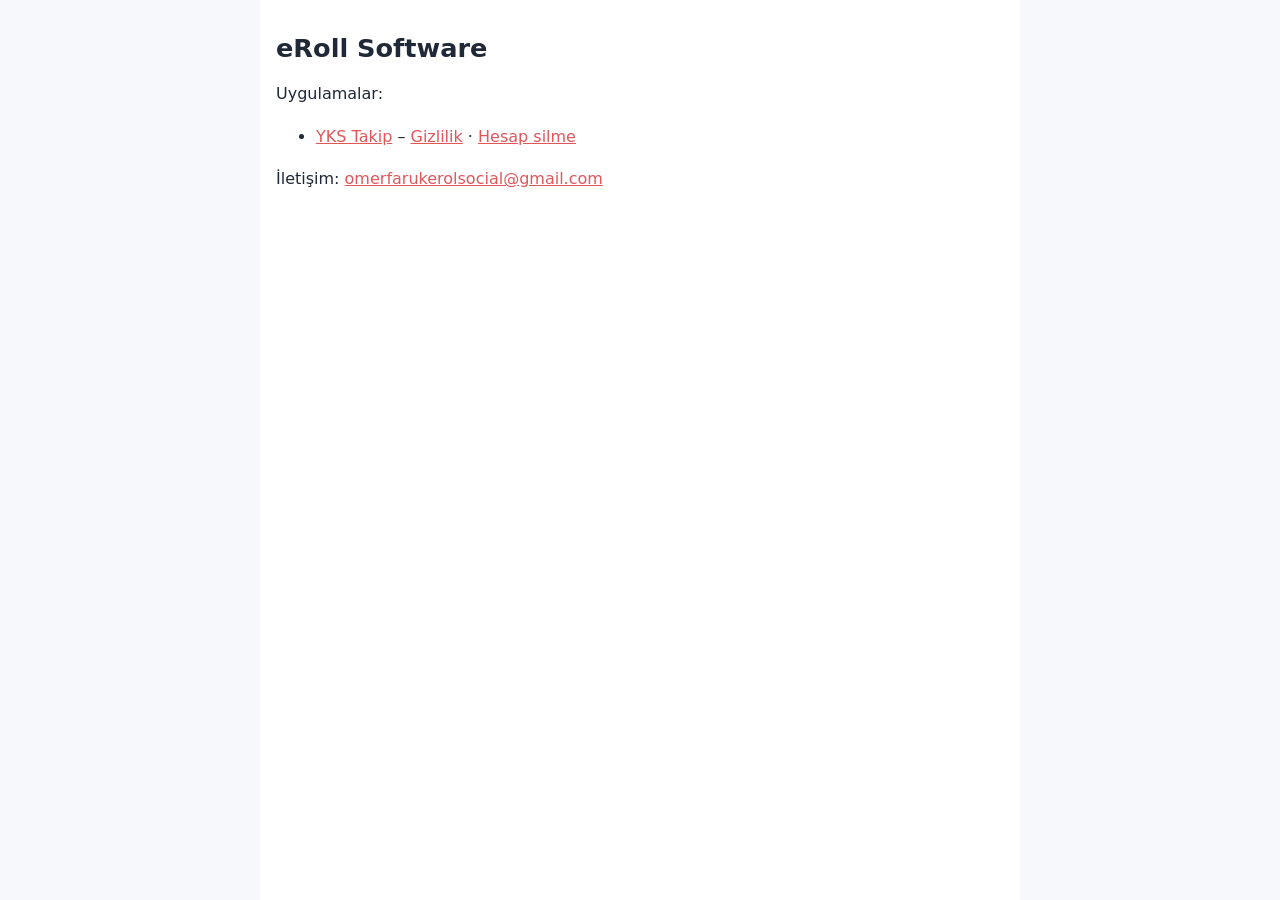
<file: index.html>
<!doctype html>
<html lang="tr">
<head>
<meta charset="utf-8">
<meta name="viewport" content="width=device-width, initial-scale=1">
<title>eRoll Software</title>
<link rel="stylesheet" href="yks-takip/stil.css">
</head>
<body>
<main>
<h1>eRoll Software</h1>
<p>Uygulamalar:</p>
<ul>
  <li><a href="yks-takip/">YKS Takip</a> – <a href="yks-takip/gizlilik.html">Gizlilik</a> · <a href="yks-takip/hesap-silme.html">Hesap silme</a></li>
</ul>
<p>İletişim: <a href="mailto:omerfarukerolsocial@gmail.com">omerfarukerolsocial@gmail.com</a></p>
</main>
</body>
</html>
</file>
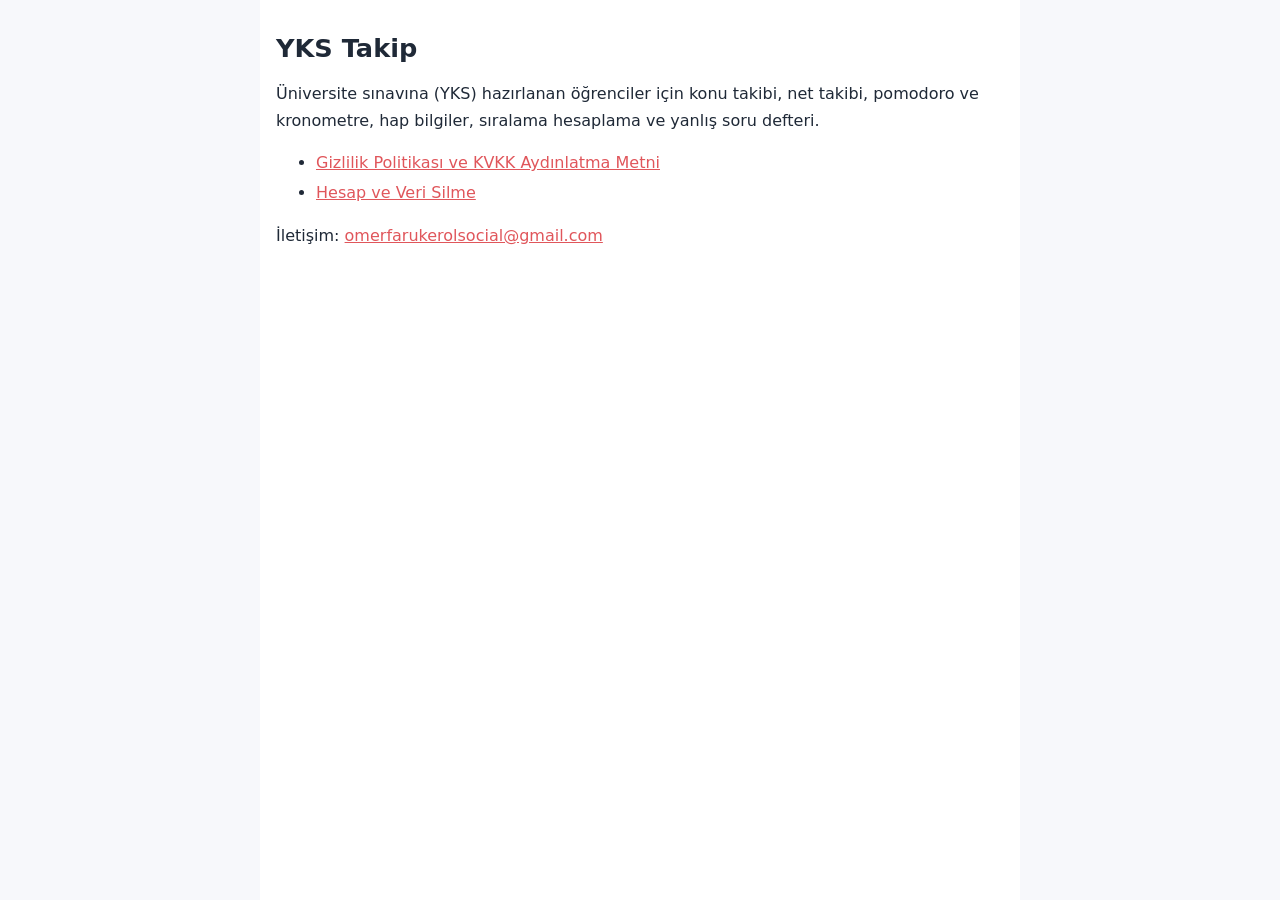
<file: yks-takip/index.html>
<!doctype html>
<html lang="tr">
<head>
<meta charset="utf-8">
<meta name="viewport" content="width=device-width, initial-scale=1">
<title>YKS Takip</title>
<link rel="stylesheet" href="stil.css">
</head>
<body>
<main>
<h1>YKS Takip</h1>
<p>Üniversite sınavına (YKS) hazırlanan öğrenciler için konu takibi, net takibi, pomodoro ve kronometre, hap bilgiler, sıralama hesaplama ve yanlış soru defteri.</p>
<ul>
  <li><a href="gizlilik.html">Gizlilik Politikası ve KVKK Aydınlatma Metni</a></li>
  <li><a href="hesap-silme.html">Hesap ve Veri Silme</a></li>
</ul>
<p>İletişim: <a href="mailto:omerfarukerolsocial@gmail.com">omerfarukerolsocial@gmail.com</a></p>
</main>
</body>
</html>
</file>
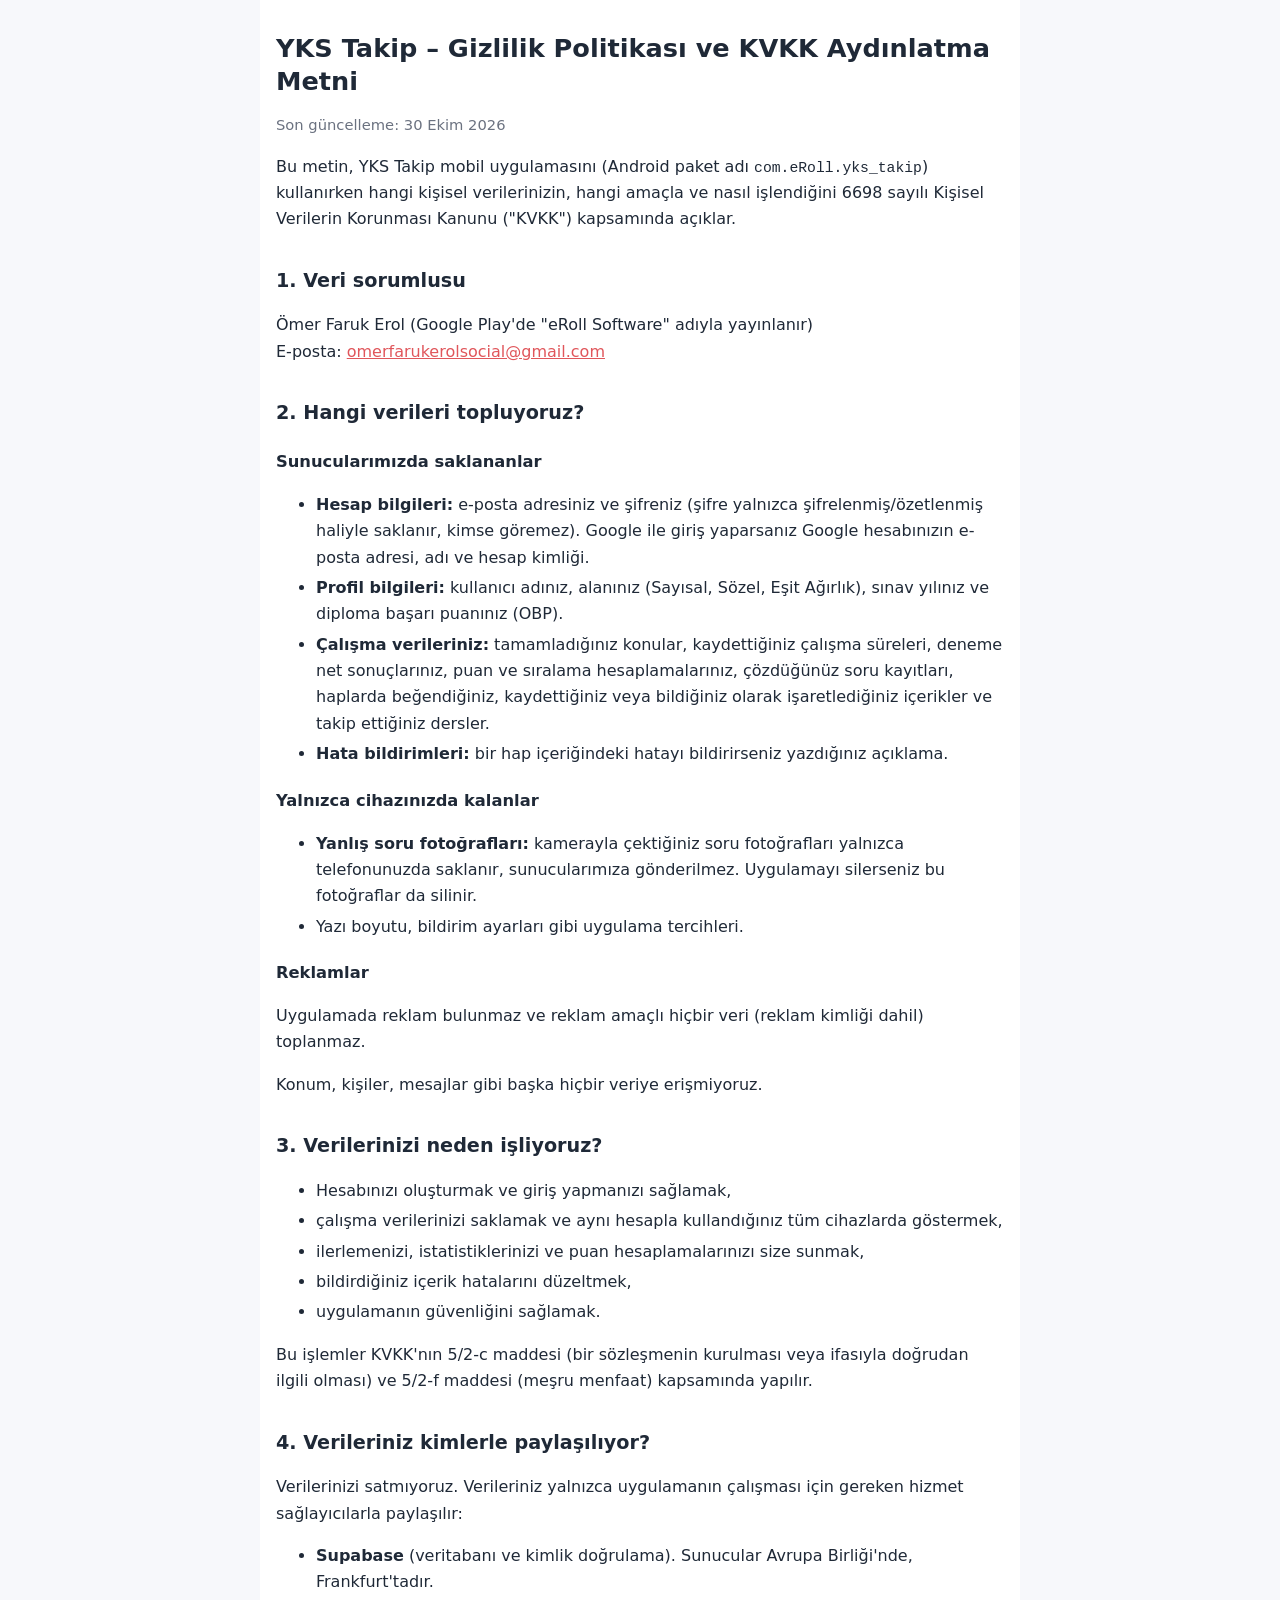
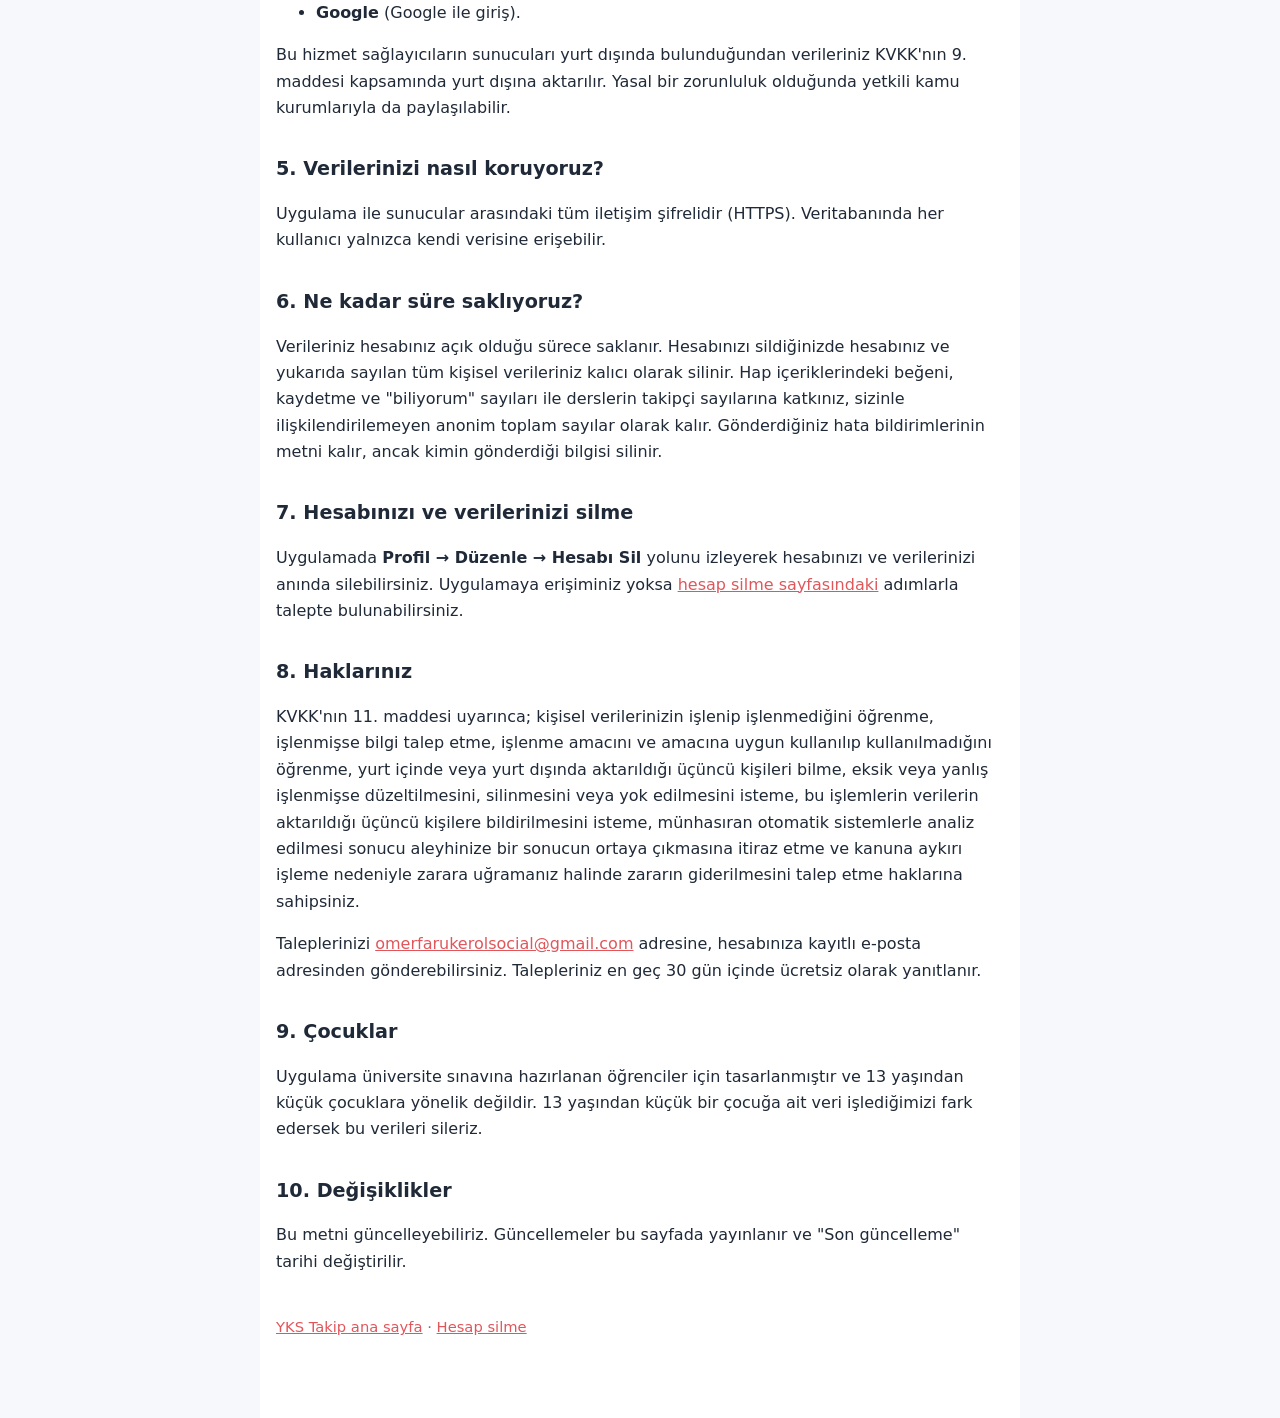
<file: yks-takip/gizlilik.html>
<!doctype html>
<html lang="tr">
<head>
<meta charset="utf-8">
<meta name="viewport" content="width=device-width, initial-scale=1">
<title>YKS Takip – Gizlilik Politikası ve KVKK Aydınlatma Metni</title>
<link rel="stylesheet" href="stil.css">
</head>
<body>
<main>
<h1>YKS Takip – Gizlilik Politikası ve KVKK Aydınlatma Metni</h1>
<p class="tarih">Son güncelleme: 30 Ekim 2026</p>

<p>Bu metin, YKS Takip mobil uygulamasını (Android paket adı <code>com.eRoll.yks_takip</code>) kullanırken hangi kişisel verilerinizin, hangi amaçla ve nasıl işlendiğini 6698 sayılı Kişisel Verilerin Korunması Kanunu ("KVKK") kapsamında açıklar.</p>

<h2>1. Veri sorumlusu</h2>
<p>Ömer Faruk Erol (Google Play'de "eRoll Software" adıyla yayınlanır)<br>
E-posta: <a href="mailto:omerfarukerolsocial@gmail.com">omerfarukerolsocial@gmail.com</a></p>

<h2>2. Hangi verileri topluyoruz?</h2>
<h3>Sunucularımızda saklananlar</h3>
<ul>
  <li><strong>Hesap bilgileri:</strong> e-posta adresiniz ve şifreniz (şifre yalnızca şifrelenmiş/özetlenmiş haliyle saklanır, kimse göremez). Google ile giriş yaparsanız Google hesabınızın e-posta adresi, adı ve hesap kimliği.</li>
  <li><strong>Profil bilgileri:</strong> kullanıcı adınız, alanınız (Sayısal, Sözel, Eşit Ağırlık), sınav yılınız ve diploma başarı puanınız (OBP).</li>
  <li><strong>Çalışma verileriniz:</strong> tamamladığınız konular, kaydettiğiniz çalışma süreleri, deneme net sonuçlarınız, puan ve sıralama hesaplamalarınız, çözdüğünüz soru kayıtları, haplarda beğendiğiniz, kaydettiğiniz veya bildiğiniz olarak işaretlediğiniz içerikler ve takip ettiğiniz dersler.</li>
  <li><strong>Hata bildirimleri:</strong> bir hap içeriğindeki hatayı bildirirseniz yazdığınız açıklama.</li>
</ul>
<h3>Yalnızca cihazınızda kalanlar</h3>
<ul>
  <li><strong>Yanlış soru fotoğrafları:</strong> kamerayla çektiğiniz soru fotoğrafları yalnızca telefonunuzda saklanır, sunucularımıza gönderilmez. Uygulamayı silerseniz bu fotoğraflar da silinir.</li>
  <li>Yazı boyutu, bildirim ayarları gibi uygulama tercihleri.</li>
</ul>
<h3>Reklamlar</h3>
<p>Uygulamada reklam bulunmaz ve reklam amaçlı hiçbir veri (reklam kimliği dahil) toplanmaz.</p>

<p>Konum, kişiler, mesajlar gibi başka hiçbir veriye erişmiyoruz.</p>

<h2>3. Verilerinizi neden işliyoruz?</h2>
<ul>
  <li>Hesabınızı oluşturmak ve giriş yapmanızı sağlamak,</li>
  <li>çalışma verilerinizi saklamak ve aynı hesapla kullandığınız tüm cihazlarda göstermek,</li>
  <li>ilerlemenizi, istatistiklerinizi ve puan hesaplamalarınızı size sunmak,</li>
  <li>bildirdiğiniz içerik hatalarını düzeltmek,</li>
  <li>uygulamanın güvenliğini sağlamak.</li>
</ul>
<p>Bu işlemler KVKK'nın 5/2-c maddesi (bir sözleşmenin kurulması veya ifasıyla doğrudan ilgili olması) ve 5/2-f maddesi (meşru menfaat) kapsamında yapılır.</p>

<h2>4. Verileriniz kimlerle paylaşılıyor?</h2>
<p>Verilerinizi satmıyoruz. Verileriniz yalnızca uygulamanın çalışması için gereken hizmet sağlayıcılarla paylaşılır:</p>
<ul>
  <li><strong>Supabase</strong> (veritabanı ve kimlik doğrulama). Sunucular Avrupa Birliği'nde, Frankfurt'tadır.</li>
  <li><strong>Google</strong> (Google ile giriş).</li>
</ul>
<p>Bu hizmet sağlayıcıların sunucuları yurt dışında bulunduğundan verileriniz KVKK'nın 9. maddesi kapsamında yurt dışına aktarılır. Yasal bir zorunluluk olduğunda yetkili kamu kurumlarıyla da paylaşılabilir.</p>

<h2>5. Verilerinizi nasıl koruyoruz?</h2>
<p>Uygulama ile sunucular arasındaki tüm iletişim şifrelidir (HTTPS). Veritabanında her kullanıcı yalnızca kendi verisine erişebilir.</p>

<h2>6. Ne kadar süre saklıyoruz?</h2>
<p>Verileriniz hesabınız açık olduğu sürece saklanır. Hesabınızı sildiğinizde hesabınız ve yukarıda sayılan tüm kişisel verileriniz kalıcı olarak silinir. Hap içeriklerindeki beğeni, kaydetme ve "biliyorum" sayıları ile derslerin takipçi sayılarına katkınız, sizinle ilişkilendirilemeyen anonim toplam sayılar olarak kalır. Gönderdiğiniz hata bildirimlerinin metni kalır, ancak kimin gönderdiği bilgisi silinir.</p>

<h2>7. Hesabınızı ve verilerinizi silme</h2>
<p>Uygulamada <strong>Profil → Düzenle → Hesabı Sil</strong> yolunu izleyerek hesabınızı ve verilerinizi anında silebilirsiniz. Uygulamaya erişiminiz yoksa <a href="hesap-silme.html">hesap silme sayfasındaki</a> adımlarla talepte bulunabilirsiniz.</p>

<h2>8. Haklarınız</h2>
<p>KVKK'nın 11. maddesi uyarınca; kişisel verilerinizin işlenip işlenmediğini öğrenme, işlenmişse bilgi talep etme, işlenme amacını ve amacına uygun kullanılıp kullanılmadığını öğrenme, yurt içinde veya yurt dışında aktarıldığı üçüncü kişileri bilme, eksik veya yanlış işlenmişse düzeltilmesini, silinmesini veya yok edilmesini isteme, bu işlemlerin verilerin aktarıldığı üçüncü kişilere bildirilmesini isteme, münhasıran otomatik sistemlerle analiz edilmesi sonucu aleyhinize bir sonucun ortaya çıkmasına itiraz etme ve kanuna aykırı işleme nedeniyle zarara uğramanız halinde zararın giderilmesini talep etme haklarına sahipsiniz.</p>
<p>Taleplerinizi <a href="mailto:omerfarukerolsocial@gmail.com">omerfarukerolsocial@gmail.com</a> adresine, hesabınıza kayıtlı e-posta adresinden gönderebilirsiniz. Talepleriniz en geç 30 gün içinde ücretsiz olarak yanıtlanır.</p>

<h2>9. Çocuklar</h2>
<p>Uygulama üniversite sınavına hazırlanan öğrenciler için tasarlanmıştır ve 13 yaşından küçük çocuklara yönelik değildir. 13 yaşından küçük bir çocuğa ait veri işlediğimizi fark edersek bu verileri sileriz.</p>

<h2>10. Değişiklikler</h2>
<p>Bu metni güncelleyebiliriz. Güncellemeler bu sayfada yayınlanır ve "Son güncelleme" tarihi değiştirilir.</p>

<p class="alt"><a href="index.html">YKS Takip ana sayfa</a> · <a href="hesap-silme.html">Hesap silme</a></p>
</main>
</body>
</html>
</file>
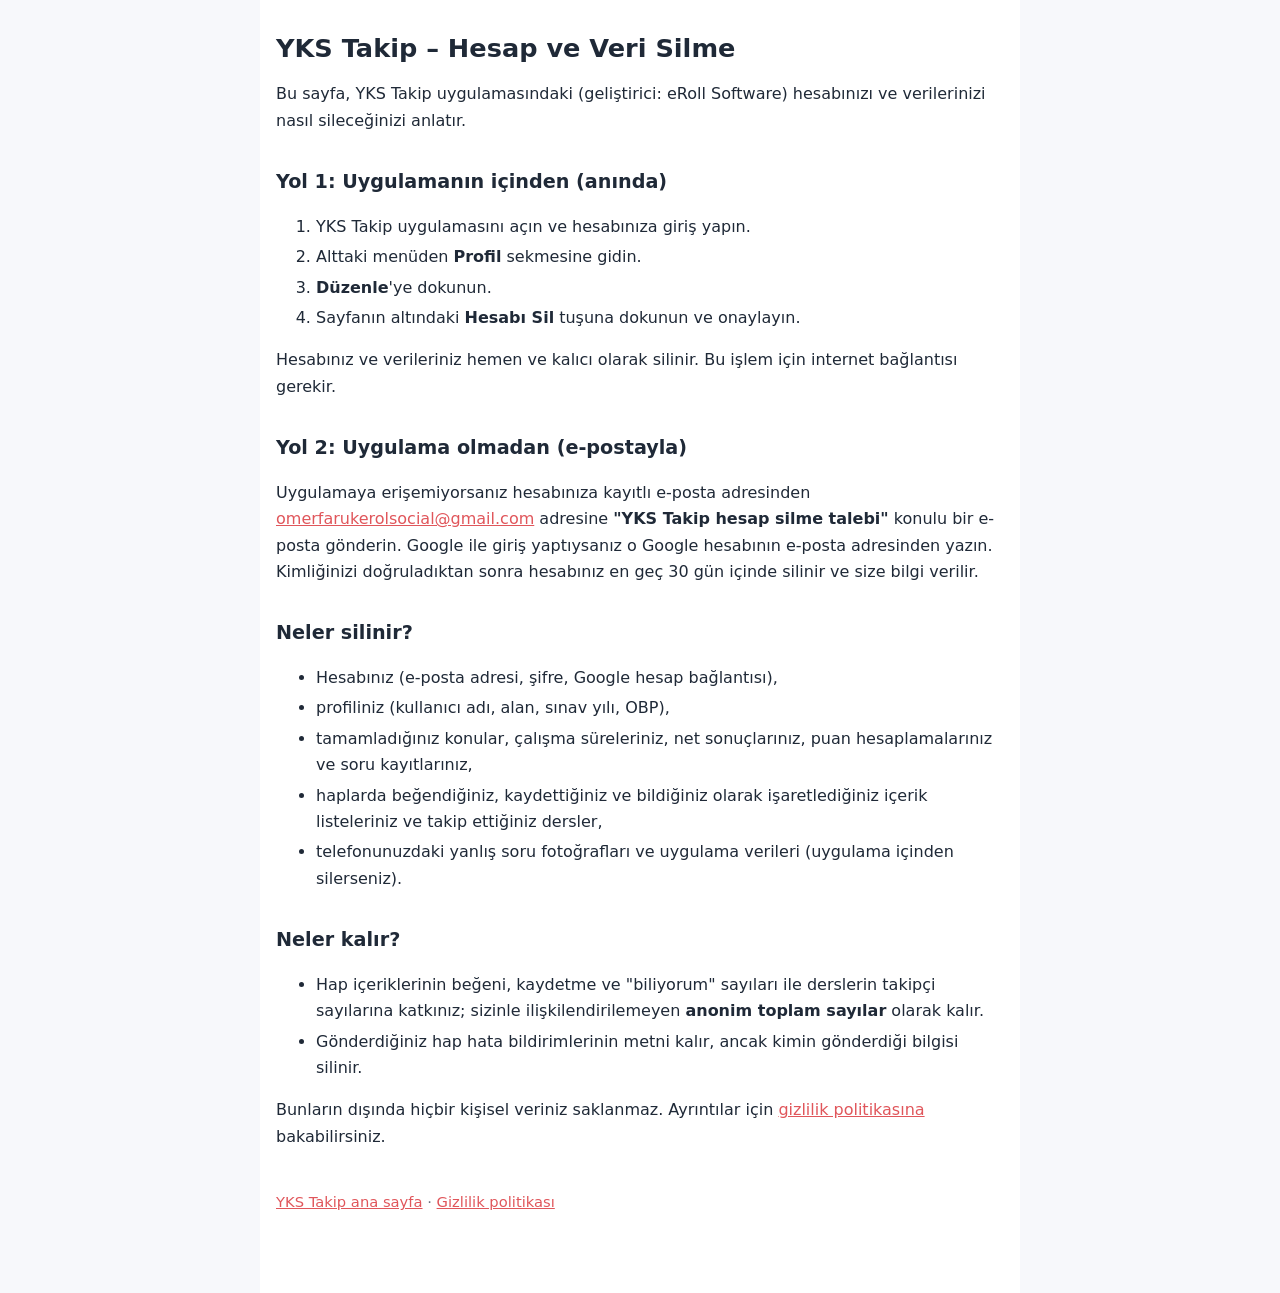
<file: yks-takip/hesap-silme.html>
<!doctype html>
<html lang="tr">
<head>
<meta charset="utf-8">
<meta name="viewport" content="width=device-width, initial-scale=1">
<title>YKS Takip – Hesap ve Veri Silme</title>
<link rel="stylesheet" href="stil.css">
</head>
<body>
<main>
<h1>YKS Takip – Hesap ve Veri Silme</h1>
<p>Bu sayfa, YKS Takip uygulamasındaki (geliştirici: eRoll Software) hesabınızı ve verilerinizi nasıl sileceğinizi anlatır.</p>

<h2>Yol 1: Uygulamanın içinden (anında)</h2>
<ol>
  <li>YKS Takip uygulamasını açın ve hesabınıza giriş yapın.</li>
  <li>Alttaki menüden <strong>Profil</strong> sekmesine gidin.</li>
  <li><strong>Düzenle</strong>'ye dokunun.</li>
  <li>Sayfanın altındaki <strong>Hesabı Sil</strong> tuşuna dokunun ve onaylayın.</li>
</ol>
<p>Hesabınız ve verileriniz hemen ve kalıcı olarak silinir. Bu işlem için internet bağlantısı gerekir.</p>

<h2>Yol 2: Uygulama olmadan (e-postayla)</h2>
<p>Uygulamaya erişemiyorsanız hesabınıza kayıtlı e-posta adresinden <a href="mailto:omerfarukerolsocial@gmail.com?subject=YKS%20Takip%20hesap%20silme%20talebi">omerfarukerolsocial@gmail.com</a> adresine <strong>"YKS Takip hesap silme talebi"</strong> konulu bir e-posta gönderin. Google ile giriş yaptıysanız o Google hesabının e-posta adresinden yazın. Kimliğinizi doğruladıktan sonra hesabınız en geç 30 gün içinde silinir ve size bilgi verilir.</p>

<h2>Neler silinir?</h2>
<ul>
  <li>Hesabınız (e-posta adresi, şifre, Google hesap bağlantısı),</li>
  <li>profiliniz (kullanıcı adı, alan, sınav yılı, OBP),</li>
  <li>tamamladığınız konular, çalışma süreleriniz, net sonuçlarınız, puan hesaplamalarınız ve soru kayıtlarınız,</li>
  <li>haplarda beğendiğiniz, kaydettiğiniz ve bildiğiniz olarak işaretlediğiniz içerik listeleriniz ve takip ettiğiniz dersler,</li>
  <li>telefonunuzdaki yanlış soru fotoğrafları ve uygulama verileri (uygulama içinden silerseniz).</li>
</ul>

<h2>Neler kalır?</h2>
<ul>
  <li>Hap içeriklerinin beğeni, kaydetme ve "biliyorum" sayıları ile derslerin takipçi sayılarına katkınız; sizinle ilişkilendirilemeyen <strong>anonim toplam sayılar</strong> olarak kalır.</li>
  <li>Gönderdiğiniz hap hata bildirimlerinin metni kalır, ancak kimin gönderdiği bilgisi silinir.</li>
</ul>
<p>Bunların dışında hiçbir kişisel veriniz saklanmaz. Ayrıntılar için <a href="gizlilik.html">gizlilik politikasına</a> bakabilirsiniz.</p>

<p class="alt"><a href="index.html">YKS Takip ana sayfa</a> · <a href="gizlilik.html">Gizlilik politikası</a></p>
</main>
</body>
</html>
</file>
<file: yks-takip/stil.css>
:root { --text: #1f2937; --muted: #6b7280; --link: #e0565b; --bg: #f7f8fb; --card: #ffffff; }
@media (prefers-color-scheme: dark) {
  :root { --text: #e5e7eb; --muted: #9ca3af; --link: #ff8a8e; --bg: #111318; --card: #1b1e25; }
}
* { box-sizing: border-box; }
body { margin: 0; background: var(--bg); color: var(--text); font: 16px/1.65 system-ui, -apple-system, "Segoe UI", Roboto, sans-serif; }
main { max-width: 760px; margin: 0 auto; padding: 32px 16px 64px; background: var(--card); min-height: 100vh; }
h1 { font-size: 1.6rem; line-height: 1.3; margin: 0 0 8px; }
h2 { font-size: 1.2rem; margin: 32px 0 8px; }
h3 { font-size: 1.02rem; margin: 20px 0 6px; }
a { color: var(--link); }
code { font-size: .92em; }
.tarih, .alt { color: var(--muted); font-size: .92rem; }
.alt { margin-top: 40px; }
li { margin: 4px 0; }
</file>
